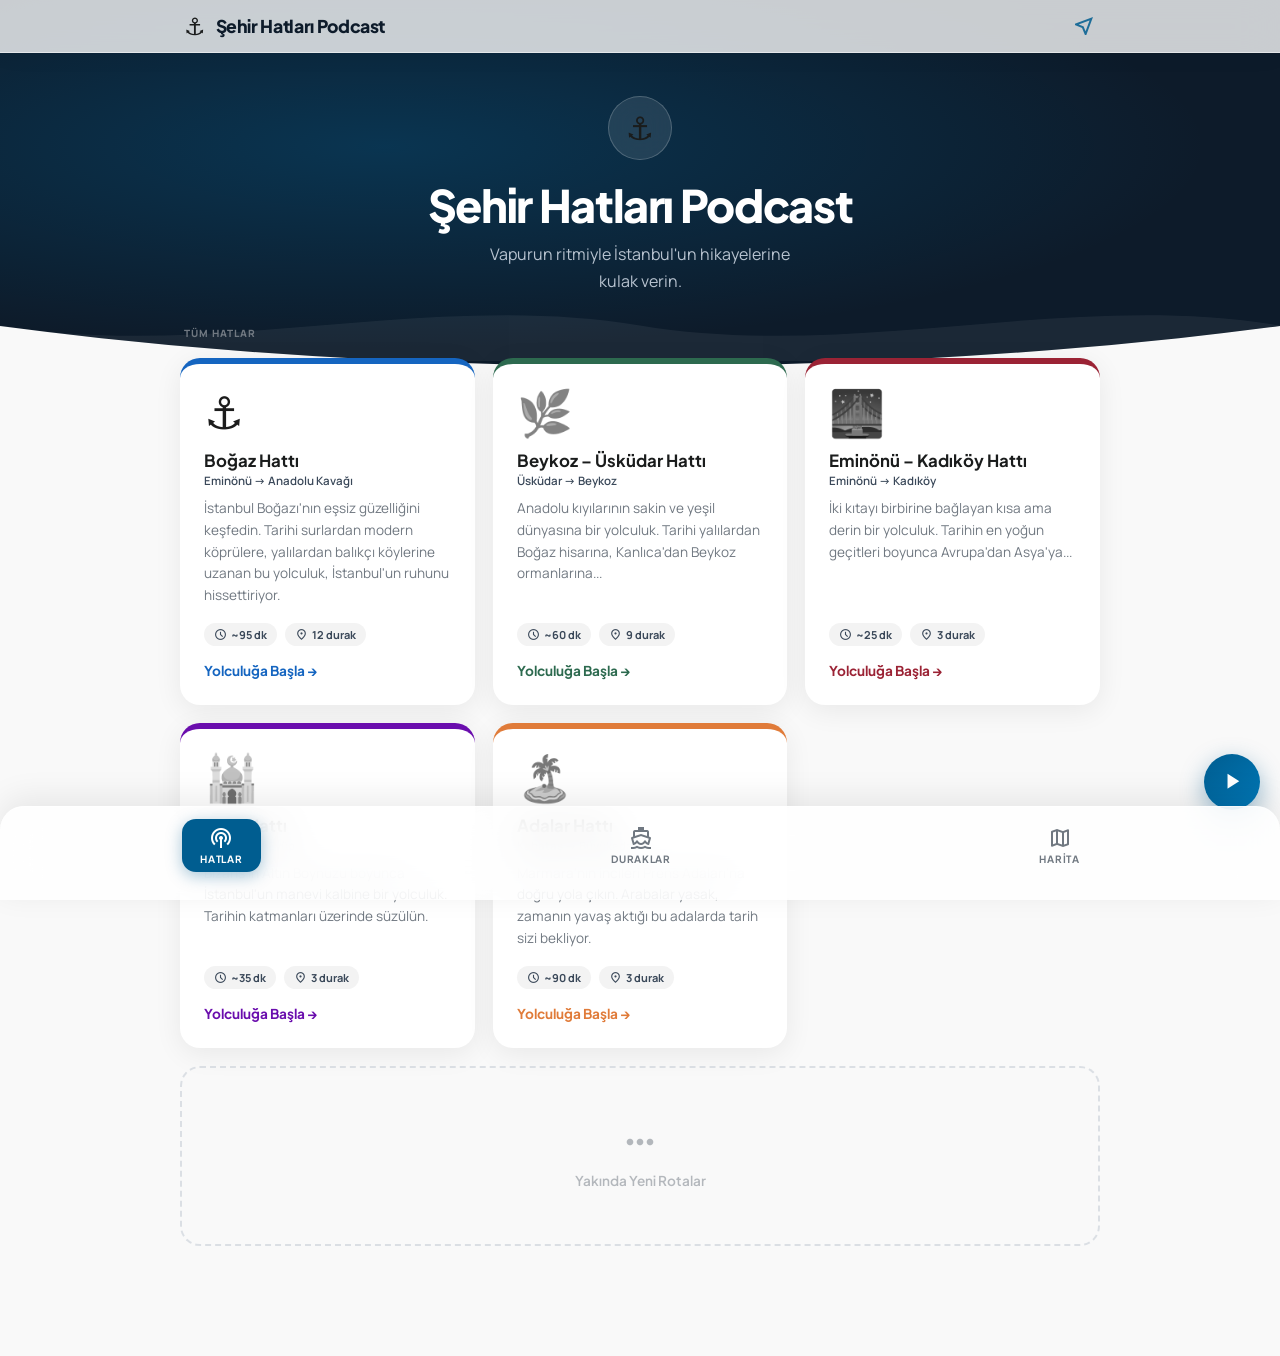
<file: index.html>
<!DOCTYPE html>
<html lang="tr">
<head>
  <meta charset="UTF-8" />
  <meta name="viewport" content="width=device-width, initial-scale=1.0" />
  <title>Şehir Hatları Podcast — İstanbul Boğaz Yolculukları</title>
  <meta name="description" content="İstanbul Şehir Hatları vapurlarıyla seyahat ederken rotanızdaki tarihi eserleri keşfedin." />
  <link href="https://fonts.googleapis.com/css2?family=Plus+Jakarta+Sans:wght@400;500;600;700;800&family=Manrope:wght@400;500;600;700&display=swap" rel="stylesheet"/>
  <link href="https://fonts.googleapis.com/css2?family=Material+Symbols+Outlined:wght,FILL@100..700,0..1&display=swap" rel="stylesheet"/>
  <link rel="stylesheet" href="css/style.css" />
</head>
<body>

  <!-- Fixed Header -->
  <header class="site-header">
    <div class="site-header-inner">
      <div class="site-logo">
        <span class="site-logo-emoji">⚓</span>
        <span class="site-logo-text font-headline">Şehir Hatları Podcast</span>
      </div>
      <span class="material-symbols-outlined site-header-icon">near_me</span>
    </div>
  </header>

  <!-- Hero -->
  <section class="hero wave-shape">
    <div class="hero-gradient"></div>
    <div class="hero-wave">
      <svg viewBox="0 0 1440 80" fill="none" xmlns="http://www.w3.org/2000/svg">
        <path d="M0,40 C240,80 480,0 720,40 C960,80 1200,0 1440,40 L1440,80 L0,80 Z" fill="#ffffff"/>
      </svg>
    </div>
    <div class="hero-content">
      <div class="hero-badge">⚓</div>
      <h1 class="hero-title font-headline">Şehir Hatları Podcast</h1>
      <p class="hero-subtitle">Vapurun ritmiyle İstanbul'un hikayelerine kulak verin.</p>
    </div>
  </section>

  <!-- Route Cards -->
  <main class="routes-section">
    <p class="section-label">Tüm Hatlar</p>
    <div class="routes-grid" id="routes-grid"></div>
    <div class="card-soon">
      <span class="material-symbols-outlined">more_horiz</span>
      <p>Yakında Yeni Rotalar</p>
    </div>
  </main>

  <!-- Bottom Nav -->
  <nav class="home-nav">
    <div class="home-nav-item active">
      <span class="material-symbols-outlined icon-fill">podcasts</span>
      Hatlar
    </div>
    <a class="home-nav-item" href="#">
      <span class="material-symbols-outlined">directions_boat</span>
      Duraklar
    </a>
    <a class="home-nav-item" href="#">
      <span class="material-symbols-outlined">map</span>
      Harita
    </a>
  </nav>

  <!-- FAB -->
  <button class="fab" onclick="location.href='player.html?route=bogaz'">
    <span class="material-symbols-outlined">play_arrow</span>
  </button>

  <script src="js/routes.js"></script>
  <script>
    const grid = document.getElementById('routes-grid');

    ROUTES.forEach(route => {
      const card = document.createElement('a');
      card.href = 'player.html?route=' + route.id;
      card.className = 'route-card';
      card.style.borderTop = '6px solid ' + route.color;

      card.innerHTML = `
        <div class="route-card-body">
          <div class="route-card-emoji">${route.emoji}</div>
          <h3 class="route-card-name font-headline">${route.name}</h3>
          <p class="route-card-subtitle">${route.subtitle}</p>
          <p class="route-card-desc">${route.description}</p>
          <div class="route-card-meta">
            <span class="meta-badge">
              <span class="material-symbols-outlined">schedule</span>
              ~${route.duration} dk
            </span>
            <span class="meta-badge">
              <span class="material-symbols-outlined">location_on</span>
              ${route.stops.length} durak
            </span>
          </div>
          <span class="route-card-cta font-headline" style="color:${route.color}">
            Yolculuğa Başla →
          </span>
        </div>
      `;

      grid.appendChild(card);
    });
  </script>

</body>
</html>
</file>
<file: css/style.css>
/* ─── Variables ─── */
:root {
  --navy:        #0d1b2a;
  --navy-2:      #1b2d40;
  --primary:     #005d90;
  --primary-mid: #0077b6;
  --teal-glow:   #6bfe9c;
  --teal-dim:    #4ae183;
  --green:       #008343;
  --muted:       #707881;
  --border:      #bfc7d1;
  --text:        #1a1c1c;
  --text-sec:    #3a4859;
  --surface:     #f9f9f9;
  --surface-low: #f3f3f3;
  --surface-mid: #eeeeee;
  --white:       #ffffff;
  --error:       #ba1a1a;
  --shadow-card: 0 24px 56px rgba(0,0,0,0.42);
  --shadow-nav:  0 -8px 32px rgba(0,0,0,0.08);
  --r-sm: 8px; --r-md: 14px; --r-lg: 20px; --r-xl: 24px; --r-full: 9999px;
}

/* ─── Reset ─── */
*, *::before, *::after { box-sizing: border-box; margin: 0; padding: 0; }
html { -webkit-text-size-adjust: 100%; }
body {
  font-family: 'Manrope', system-ui, -apple-system, sans-serif;
  color: var(--text);
  background: var(--surface);
  -webkit-font-smoothing: antialiased;
}
a { text-decoration: none; color: inherit; }
button { cursor: pointer; border: none; background: none; font-family: inherit; font-size: inherit; }

/* ─── Icons ─── */
.material-symbols-outlined {
  font-variation-settings: 'FILL' 0, 'wght' 400, 'GRAD' 0, 'opsz' 24;
  user-select: none; vertical-align: middle; line-height: 1;
}
.icon-fill { font-variation-settings: 'FILL' 1, 'wght' 400, 'GRAD' 0, 'opsz' 24; }

/* ─── Utilities ─── */
.wave-shape { clip-path: ellipse(110% 100% at 50% 0%); }
.font-headline { font-family: 'Plus Jakarta Sans', system-ui, sans-serif; }
.hidden { display: none !important; }

/* ─── Para animation ─── */
.para-anim { opacity: 0; transform: translateY(10px); transition: opacity 0.4s ease, transform 0.4s ease; }
.para-anim.show { opacity: 1; transform: translateY(0); }

/* ═══════════════════════════════════════════
   HOME PAGE
═══════════════════════════════════════════ */

/* Site Header */
.site-header {
  position: fixed; top: 0; left: 0; right: 0; z-index: 50;
  background: rgba(255,255,255,0.78);
  backdrop-filter: blur(20px);
  -webkit-backdrop-filter: blur(20px);
  border-bottom: 1px solid rgba(255,255,255,0.5);
  box-shadow: 0 1px 24px rgba(0,0,0,0.06);
}
.site-header-inner {
  display: flex; justify-content: space-between; align-items: center;
  padding: 14px 24px; max-width: 960px; margin: 0 auto;
}
.site-logo { display: flex; align-items: center; gap: 10px; }
.site-logo-emoji { font-size: 1.5rem; line-height: 1; }
.site-logo-text {
  font-family: 'Plus Jakarta Sans', sans-serif; font-weight: 800;
  font-size: 1.1rem; letter-spacing: -0.02em; color: var(--navy);
}
.site-header-icon { color: var(--primary); opacity: 0.85; transition: opacity .2s; }
.site-header-icon:hover { opacity: 0.5; }

/* Hero */
.hero {
  position: relative; background: var(--navy); overflow: hidden;
  min-height: 360px; display: flex; flex-direction: column;
  align-items: center; justify-content: center; text-align: center;
  padding: 96px 24px 72px;
}
.hero-gradient {
  position: absolute; inset: 0; pointer-events: none;
  background: radial-gradient(ellipse at 30% 40%, rgba(0,119,182,.28), transparent 65%);
}
.hero-wave { position: absolute; bottom: 0; left: 0; right: 0; opacity: .06; pointer-events: none; }
.hero-content { position: relative; z-index: 1; max-width: 440px; }
.hero-badge {
  display: inline-flex; align-items: center; justify-content: center;
  width: 64px; height: 64px; border-radius: var(--r-full);
  background: rgba(255,255,255,.1); border: 1px solid rgba(255,255,255,.2);
  backdrop-filter: blur(12px); font-size: 2rem; margin-bottom: 20px;
}
.hero-title {
  font-family: 'Plus Jakarta Sans', sans-serif; font-weight: 800;
  font-size: clamp(2rem, 5vw, 2.8rem); color: #fff;
  letter-spacing: -0.03em; line-height: 1.1; margin-bottom: 12px;
}
.hero-subtitle {
  font-size: 1rem; color: rgba(203,213,225,.9); line-height: 1.65;
  max-width: 320px; margin: 0 auto;
}

/* Routes section */
.routes-section {
  max-width: 960px; margin: -40px auto 0;
  padding: 0 20px 110px; position: relative; z-index: 10;
}
.section-label {
  font-size: 10px; font-weight: 800; text-transform: uppercase;
  letter-spacing: .1em; color: var(--muted); margin-bottom: 18px; padding-left: 4px;
}

/* Routes Grid */
.routes-grid { display: grid; gap: 18px; }
@media (min-width: 560px) { .routes-grid { grid-template-columns: repeat(2, 1fr); } }
@media (min-width: 860px) { .routes-grid { grid-template-columns: repeat(3, 1fr); } }

/* Route Card */
.route-card {
  background: var(--white); border-radius: var(--r-lg);
  box-shadow: 0 6px 28px rgba(0,0,0,.07); overflow: hidden;
  display: flex; flex-direction: column;
  transition: transform .28s ease, box-shadow .28s ease; cursor: pointer;
}
.route-card:hover { transform: translateY(-6px); box-shadow: 0 18px 48px rgba(0,0,0,.13); }
.route-card-body { padding: 26px 24px; display: flex; flex-direction: column; flex-grow: 1; }
.route-card-emoji {
  font-size: 2.8rem; line-height: 1; margin-bottom: 16px;
  filter: grayscale(1); transition: filter .3s;
}
.route-card:hover .route-card-emoji { filter: grayscale(0); }
.route-card-name {
  font-family: 'Plus Jakarta Sans', sans-serif; font-weight: 700;
  font-size: 1.05rem; color: var(--text); line-height: 1.2; margin-bottom: 2px;
}
.route-card-subtitle { font-size: .72rem; font-weight: 600; color: var(--text-sec); margin-bottom: 10px; }
.route-card-desc { font-size: .85rem; color: var(--muted); line-height: 1.6; flex-grow: 1; margin-bottom: 16px; }
.route-card-meta { display: flex; gap: 8px; flex-wrap: wrap; margin-bottom: 16px; }
.meta-badge {
  display: inline-flex; align-items: center; gap: 4px;
  padding: 4px 10px; background: var(--surface-low);
  border-radius: var(--r-full); font-size: 11px; font-weight: 700; color: var(--text-sec);
}
.meta-badge .material-symbols-outlined { font-size: 13px; }
.route-card-cta {
  font-family: 'Plus Jakarta Sans', sans-serif; font-weight: 700;
  font-size: .85rem; display: flex; align-items: center; gap: 4px;
  transition: opacity .2s;
}
.route-card:hover .route-card-cta { opacity: .75; }

/* Coming-soon card */
.card-soon {
  display: flex; flex-direction: column; align-items: center; justify-content: center;
  min-height: 180px; padding: 32px 24px; margin-top: 18px;
  border-radius: var(--r-lg); border: 2px dashed var(--border); opacity: .5;
}
.card-soon .material-symbols-outlined { font-size: 2.5rem; color: var(--muted); margin-bottom: 10px; }
.card-soon p { font-family: 'Plus Jakarta Sans', sans-serif; font-weight: 600; font-size: .85rem; color: var(--muted); }

/* Home Bottom Nav */
.home-nav {
  position: fixed; bottom: 0; left: 0; right: 0; z-index: 50;
  display: flex; justify-content: space-around; align-items: center;
  padding: 12px 16px 28px;
  background: rgba(255,255,255,.82);
  backdrop-filter: blur(20px); -webkit-backdrop-filter: blur(20px);
  border-top: 1px solid rgba(255,255,255,.55);
  border-radius: 24px 24px 0 0;
  box-shadow: var(--shadow-nav);
}
.home-nav-item {
  display: flex; flex-direction: column; align-items: center; gap: 3px;
  padding: 7px 18px; border-radius: var(--r-md);
  font-family: 'Plus Jakarta Sans', sans-serif; font-size: 10px; font-weight: 700;
  text-transform: uppercase; letter-spacing: .07em; color: var(--muted);
  transition: color .2s; cursor: pointer;
}
.home-nav-item .material-symbols-outlined { font-size: 1.5rem; }
.home-nav-item:hover { color: var(--primary); }
.home-nav-item.active {
  background: var(--primary); color: #fff;
  box-shadow: 0 4px 16px rgba(0,93,144,.35);
}
.home-nav-item.active:hover { color: #fff; }

/* FAB */
.fab {
  position: fixed; bottom: 90px; right: 20px; z-index: 40;
  width: 56px; height: 56px; border-radius: var(--r-full);
  background: linear-gradient(135deg, var(--primary), var(--primary-mid));
  color: #fff; display: flex; align-items: center; justify-content: center;
  box-shadow: 0 8px 24px rgba(0,93,144,.4);
  transition: transform .2s;
}
.fab:hover { transform: scale(1.1); }
.fab:active { transform: scale(.93); }
.fab .material-symbols-outlined { font-size: 1.6rem; font-variation-settings: 'FILL' 1, 'wght' 400, 'GRAD' 0, 'opsz' 24; }

/* ═══════════════════════════════════════════
   PLAYER PAGE
═══════════════════════════════════════════ */

.player-page {
  height: 100dvh; overflow: hidden;
  background: var(--navy); display: flex; flex-direction: column;
}

/* Ambient */
.player-ambient { position: fixed; inset: 0; z-index: 0; pointer-events: none; }
.player-ambient-a {
  position: absolute; inset: 0;
  background: radial-gradient(ellipse at 30% 20%, rgba(0,119,182,.18), transparent 65%);
}
.player-ambient-b {
  position: absolute; bottom: 0; right: 0; width: 320px; height: 320px;
  background: radial-gradient(circle, rgba(74,225,131,.06), transparent 70%);
}

/* Player Header */
.player-header { flex-shrink: 0; position: relative; z-index: 10; }
.player-header-row {
  display: flex; justify-content: space-between; align-items: center; padding: 18px 20px;
}
.player-back {
  width: 38px; height: 38px; border-radius: var(--r-full);
  background: rgba(255,255,255,.1); color: #fff; flex-shrink: 0;
  display: flex; align-items: center; justify-content: center;
  transition: background .2s;
}
.player-back:hover { background: rgba(255,255,255,.2); }
.player-back .material-symbols-outlined { font-size: 1.25rem; }

.player-titles { flex: 1; min-width: 0; padding: 0 12px; }
.player-route-name {
  font-family: 'Plus Jakarta Sans', sans-serif; font-weight: 700; font-size: 1rem;
  color: #fff; letter-spacing: -.01em; white-space: nowrap;
  overflow: hidden; text-overflow: ellipsis;
}
.player-route-sub { font-size: 11px; color: rgba(147,197,253,.7); font-weight: 500; margin-top: 2px; }

.gps-badge {
  display: inline-flex; align-items: center; gap: 7px;
  padding: 7px 12px; border-radius: var(--r-full);
  background: rgba(255,255,255,.1); border: 1px solid rgba(255,255,255,.18);
  cursor: pointer; transition: background .2s; flex-shrink: 0;
}
.gps-badge:hover { background: rgba(255,255,255,.18); }
.gps-dot {
  width: 8px; height: 8px; border-radius: var(--r-full);
  background: rgba(255,255,255,.4); flex-shrink: 0; transition: all .3s;
}
.gps-dot.on { background: var(--teal-glow); box-shadow: 0 0 8px rgba(107,254,156,.9); }
.gps-label {
  font-size: 10px; font-weight: 700; text-transform: uppercase; letter-spacing: .1em;
  color: rgba(255,255,255,.6); transition: color .3s;
}
.gps-label.on { color: var(--teal-glow); }

/* Progress */
.player-progress { width: 100%; height: 6px; background: rgba(255,255,255,.1); overflow: hidden; }
.player-progress-fill {
  height: 100%; width: 0%;
  background: linear-gradient(90deg, var(--primary-mid), var(--teal-dim));
  box-shadow: 0 0 12px rgba(0,119,182,.5);
  transition: width .5s ease;
}

/* Panels */
.player-panels { flex: 1; min-height: 0; position: relative; z-index: 1; }
.panel { position: absolute; inset: 0; display: flex; flex-direction: column; }

/* Podcast panel */
.panel--podcast { padding: 16px 20px 12px; gap: 14px; overflow-y: auto; }

/* Content card */
.content-card {
  background: var(--white); border-radius: var(--r-xl);
  box-shadow: var(--shadow-card); display: flex; flex-direction: column;
  flex: 1; min-height: 0; overflow: hidden; position: relative;
}
.card-motif {
  position: absolute; bottom: 12px; right: 14px;
  opacity: .035; pointer-events: none; user-select: none;
}
.card-body {
  padding: 22px 22px 18px; display: flex; flex-direction: column; height: 100%;
}

.stop-meta-row {
  display: flex; justify-content: space-between; align-items: flex-start;
  margin-bottom: 16px; flex-shrink: 0;
}
.stop-badge {
  background: rgba(0,93,144,.08); color: var(--primary);
  border: 1px solid rgba(0,93,144,.18); padding: 4px 12px;
  border-radius: var(--r-full); font-size: 10px; font-weight: 800;
  text-transform: uppercase; letter-spacing: .1em;
  font-family: 'Plus Jakarta Sans', sans-serif;
}
.stop-time-badge {
  display: flex; align-items: center; gap: 4px;
  font-size: 11px; font-weight: 600; color: var(--muted); flex-shrink: 0;
}
.stop-time-badge .material-symbols-outlined { font-size: 14px; }

.stop-title {
  font-family: 'Plus Jakarta Sans', sans-serif; font-weight: 800;
  font-size: 1.6rem; line-height: 1.15; letter-spacing: -.02em;
  color: var(--primary); margin-bottom: 16px; flex-shrink: 0;
}

.stop-paragraphs {
  flex: 1; overflow-y: auto; display: flex; flex-direction: column;
  gap: 14px; min-height: 0; padding-right: 2px;
}
.stop-para { font-size: .875rem; line-height: 1.8; color: var(--text-sec); }
.stop-para--quote {
  background: rgba(0,119,182,.05);
  border-left: 4px solid var(--primary-mid);
  padding: 12px 16px; border-radius: 0 10px 10px 0;
  font-style: italic; font-weight: 500; color: var(--text);
}

.tts-btn {
  margin-top: 16px; flex-shrink: 0; width: 100%;
  background: linear-gradient(to right, var(--primary), var(--primary-mid));
  color: #fff; padding: 14px; border-radius: var(--r-md);
  font-family: 'Plus Jakarta Sans', sans-serif; font-weight: 700; font-size: .875rem;
  display: flex; align-items: center; justify-content: center; gap: 8px;
  box-shadow: 0 6px 20px rgba(0,93,144,.25); transition: transform .15s;
}
.tts-btn:hover { transform: scale(.987); }
.tts-btn:active { transform: scale(.96); }
.tts-btn.playing { background: linear-gradient(to right, #004b74, var(--primary)); }
.tts-btn .material-symbols-outlined { font-variation-settings: 'FILL' 1, 'wght' 400, 'GRAD' 0, 'opsz' 24; }

/* Playback controls */
.playback-controls {
  display: flex; align-items: center; justify-content: space-between;
  padding: 2px 4px 4px; flex-shrink: 0;
}
.skip-btns { display: flex; align-items: center; gap: 20px; }
.skip-btn { color: rgba(255,255,255,.5); transition: color .2s, opacity .2s; }
.skip-btn:hover { color: rgba(255,255,255,.9); }
.skip-btn.disabled { opacity: .22; pointer-events: none; }
.skip-btn .material-symbols-outlined { font-size: 2rem; }

.auto-section { display: flex; align-items: center; gap: 10px; }
.auto-label {
  font-size: 10px; font-weight: 700; text-transform: uppercase;
  letter-spacing: .08em; color: rgba(255,255,255,.4);
}
.auto-toggle {
  width: 44px; height: 24px; border-radius: var(--r-full);
  background: rgba(255,255,255,.15); position: relative;
  display: flex; align-items: center; padding: 0 4px;
  transition: background .25s; cursor: pointer;
}
.auto-toggle.on { background: var(--green); }
.auto-toggle-dot {
  width: 16px; height: 16px; border-radius: var(--r-full); background: #fff;
  box-shadow: 0 1px 4px rgba(0,0,0,.3); transition: transform .22s; flex-shrink: 0;
}
.auto-toggle.on .auto-toggle-dot { transform: translateX(20px); }

/* Stops panel */
.panel--stops { background: var(--surface); overflow-y: auto; }
.stops-inner { padding: 20px 16px 80px; }
.stops-label {
  font-size: 10px; font-weight: 800; text-transform: uppercase; letter-spacing: .1em;
  color: var(--muted); margin-bottom: 16px; padding-left: 8px;
  font-family: 'Plus Jakarta Sans', sans-serif;
}
.stop-item {
  display: flex; align-items: flex-start; gap: 12px;
  padding: 12px 10px; border-radius: var(--r-md); cursor: pointer;
  transition: background .15s;
}
.stop-item:hover { background: var(--surface-mid); }
.stop-item.active { background: rgba(0,93,144,.07); }
.stop-timeline-col { display: flex; flex-direction: column; align-items: center; padding-top: 2px; flex-shrink: 0; }
.stop-dot {
  width: 12px; height: 12px; border-radius: var(--r-full);
  border: 2px solid var(--border); background: var(--white);
  transition: all .2s; flex-shrink: 0;
}
.stop-dot.done { background: var(--primary-mid); border-color: var(--primary-mid); }
.stop-dot.current {
  background: var(--primary); border-color: var(--primary);
  box-shadow: 0 0 0 3px rgba(0,93,144,.2);
}
.stop-line {
  width: 2px; height: 32px; background: var(--border);
  margin-top: 4px; border-radius: 2px; opacity: .45;
}
.stop-item-info { flex: 1; min-width: 0; padding-bottom: 8px; }
.stop-item-name {
  font-family: 'Plus Jakarta Sans', sans-serif; font-weight: 700;
  font-size: .9rem; color: var(--text); line-height: 1.2;
}
.stop-item.active .stop-item-name { color: var(--primary); }
.stop-item-time { font-size: 11px; color: var(--muted); margin-top: 2px; }
.stop-item-chevron { color: rgba(112,120,129,.4); align-self: center; flex-shrink: 0; }
.stop-item-chevron .material-symbols-outlined { font-size: 1rem; }

/* Map panel */
.panel--map { background: var(--surface-mid); }
#route-map { width: 100%; height: 100%; }

/* Player bottom nav */
.player-nav {
  flex-shrink: 0; position: relative; z-index: 10;
  display: flex; justify-content: space-around; align-items: center;
  padding: 12px 16px 28px;
  background: rgba(255,255,255,.05);
  backdrop-filter: blur(20px); -webkit-backdrop-filter: blur(20px);
  border-top: 1px solid rgba(255,255,255,.07);
}
.player-nav-btn {
  display: flex; flex-direction: column; align-items: center; gap: 4px;
  padding: 6px 20px; position: relative;
  color: rgba(255,255,255,.38);
  font-family: 'Plus Jakarta Sans', sans-serif; font-size: 10px; font-weight: 700;
  text-transform: uppercase; letter-spacing: .07em; transition: color .2s;
}
.player-nav-btn:hover { color: rgba(255,255,255,.7); }
.player-nav-btn .material-symbols-outlined { font-size: 1.5rem; }
.player-nav-btn.active { color: #fff; }
.player-nav-btn.active .material-symbols-outlined {
  font-variation-settings: 'FILL' 1, 'wght' 400, 'GRAD' 0, 'opsz' 24;
}
.nav-indicator {
  position: absolute; bottom: -1px; left: 50%; transform: translateX(-50%);
  width: 36px; height: 3px; background: var(--teal-glow);
  border-radius: 3px 3px 0 0; box-shadow: 0 0 10px rgba(107,254,156,.7);
  opacity: 0; transition: opacity .2s;
}
.player-nav-btn.active .nav-indicator { opacity: 1; }

/* Toast */
.toast {
  position: fixed; bottom: 90px; left: 50%; transform: translateX(-50%);
  background: rgba(27,45,64,.92); backdrop-filter: blur(16px);
  -webkit-backdrop-filter: blur(16px); color: #fff;
  padding: 10px 20px; border-radius: var(--r-full); font-size: 12px; font-weight: 700;
  z-index: 100; border: 1px solid rgba(255,255,255,.18);
  box-shadow: 0 8px 24px rgba(0,0,0,.3); pointer-events: none;
  white-space: nowrap; opacity: 0; transition: opacity .3s;
}

/* ─── ElevenLabs API Dialog ─── */
.dialog-overlay {
  position: fixed; inset: 0; z-index: 200;
  background: rgba(0,0,0,.65);
  backdrop-filter: blur(12px);
  -webkit-backdrop-filter: blur(12px);
  display: flex; align-items: center; justify-content: center;
  padding: 24px;
}
.dialog-card {
  background: #fff; border-radius: var(--r-xl); padding: 32px 28px;
  max-width: 420px; width: 100%;
  box-shadow: 0 32px 80px rgba(0,0,0,.4);
  display: flex; flex-direction: column; gap: 14px;
}
.dialog-icon { font-size: 2.2rem; text-align: center; }
.dialog-title {
  font-family: 'Plus Jakarta Sans', sans-serif; font-weight: 800;
  font-size: 1.2rem; color: var(--text); text-align: center; letter-spacing: -.01em;
}
.dialog-desc { font-size: .85rem; color: var(--muted); line-height: 1.6; text-align: center; }
.dialog-input {
  width: 100%; padding: 12px 14px; border: 1.5px solid var(--border);
  border-radius: var(--r-md); font-size: .875rem; font-family: inherit;
  color: var(--text); outline: none; transition: border-color .2s;
}
.dialog-input:focus { border-color: var(--primary); }
.dialog-link {
  display: flex; align-items: center; justify-content: center; gap: 5px;
  font-size: .78rem; font-weight: 600; color: var(--primary);
  text-decoration: none; opacity: .85; transition: opacity .2s;
}
.dialog-link:hover { opacity: 1; }
.dialog-actions { display: flex; gap: 10px; margin-top: 4px; }
.dialog-btn {
  flex: 1; padding: 12px; border-radius: var(--r-md);
  font-size: .875rem; font-weight: 700; transition: all .2s; cursor: pointer; border: none;
}
.dialog-btn--secondary { background: var(--surface-low); color: var(--muted); }
.dialog-btn--secondary:hover { background: var(--surface-mid); }
.dialog-btn--primary {
  background: linear-gradient(to right, var(--primary), var(--primary-mid));
  color: #fff; box-shadow: 0 4px 14px rgba(0,93,144,.3);
  font-family: 'Plus Jakarta Sans', sans-serif;
}
.dialog-btn--primary:hover { transform: scale(.98); }
.dialog-note {
  font-size: .72rem; color: var(--muted); text-align: center; line-height: 1.5; opacity: .75;
}

/* TTS loading state */
.tts-btn.loading {
  background: linear-gradient(to right, #3a4859, #525f71);
}

/* Leaflet */
.leaflet-control-zoom { border: none !important; box-shadow: 0 2px 16px rgba(0,0,0,.18) !important; }
.leaflet-control-zoom a { border-radius: 8px !important; }
</file>
